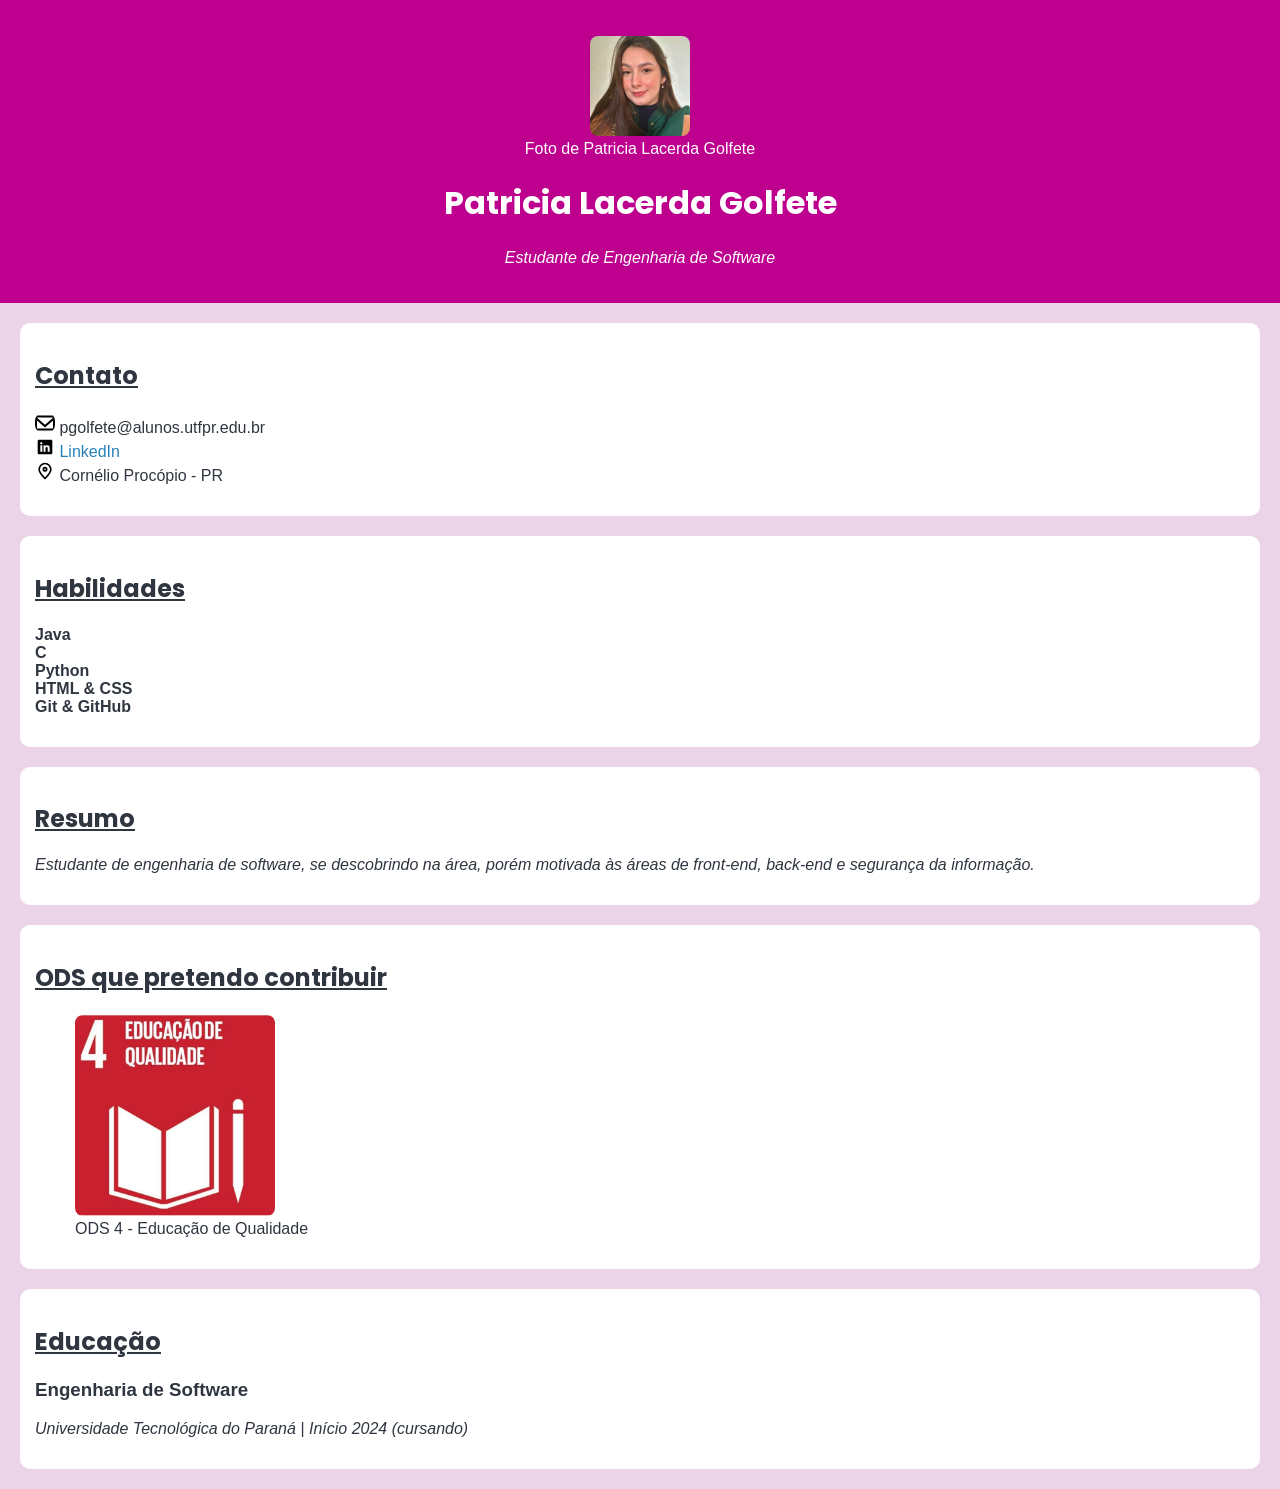
<file: index.html>
<!DOCTYPE html>
<html lang="pt-BR">

<head>
  <meta charset="UTF-8">
  <meta name="viewport" content="width=device-width, initial-scale=1.0">
  <title>Currículo - Patricia Lacerda Golfete</title>
   <link rel="stylesheet" href="style.css">
</head>

<body>
  <div class="header" id="topo">
    <figure>
      <img src="Images/imagem-eu.jpg" alt="Foto de Patricia" width="100" height="100">
      <figcaption>Foto de Patricia Lacerda Golfete</figcaption>
    </figure>

    <h1>Patricia Lacerda Golfete</h1>
    <p>Estudante de Engenharia de Software</p>
  </div>

  <section class="contato">
    <h2>Contato</h2>
    <ul>
      <li>
        <img src="Icons/email.svg" width="20" alt="Email">
        pgolfete@alunos.utfpr.edu.br
      </li>
      <li>
        <img src="Icons/linkedin.svg" width="20" alt="LinkedIn">
        <a href="https://www.linkedin.com/in/patricia-lacerda-b88518400/" target="_blank">LinkedIn</a>
      </li>
      <li>
        <img src="Icons/local.svg" width="20" alt="Localização">
        Cornélio Procópio - PR
      </li>
    </ul>
  </section>

  <section class="habilidades">
    <h2>Habilidades</h2>
    <ul>
      <li>Java</li>
      <li>C</li>
      <li>Python</li>
      <li>HTML & CSS</li>
      <li>Git & GitHub</li>
    </ul>
  </section>

  <section class="resumo">
    <h2>Resumo</h2>
    <p>
      Estudante de engenharia de software, se descobrindo na área, porém motivada às áreas de front-end,
      back-end e segurança da informação.
    </p>
  </section>

  <section>
    <h2>ODS que pretendo contribuir</h2>

    <figure>
      <img src="Images/ods4.jpg" alt="ODS escolhido" width="200">
      <figcaption>ODS 4 - Educação de Qualidade</figcaption>
    </figure>
  </section>

  <section class="educacao">
    <h2>Educação</h2>
    <div class="item-educacao">
      <h3>Engenharia de Software</h3>
      <p>Universidade Tecnológica do Paraná | Início 2024 (cursando)</p>
    </div>
  </section>

</body>

</html>
</file>
<file: style.css>
@import url('https://fonts.googleapis.com/css2?family=Poppins&display=swap');


body {
    background-color: #ebd4e8;
    color: #2f3640;
    font-family: Arial, sans-serif;
    margin: 0;
}


h1, h2 {
    font-family: 'Poppins', sans-serif;
}


#topo {
    background-color: #be008f;
    color: white;
    text-align: center;
    padding: 20px;
}


.header {
    text-align: center;
}


h1 {
    font-weight: bold; 
}

p {
    font-style: italic;
}


a[href] {
    color: #2980b9;
    text-decoration: none;
}


a:hover {
    color: #a3068e;
}


h2 {
    text-decoration: underline;
}


section {
    background-color: white;
    margin: 20px;
    padding: 15px;
    border-radius: 10px;
}


ul {
    list-style: none;
    padding: 0;
}


.habilidades li {
    font-weight: bold;
}


img {
    border-radius: 8px;
}
</file>
